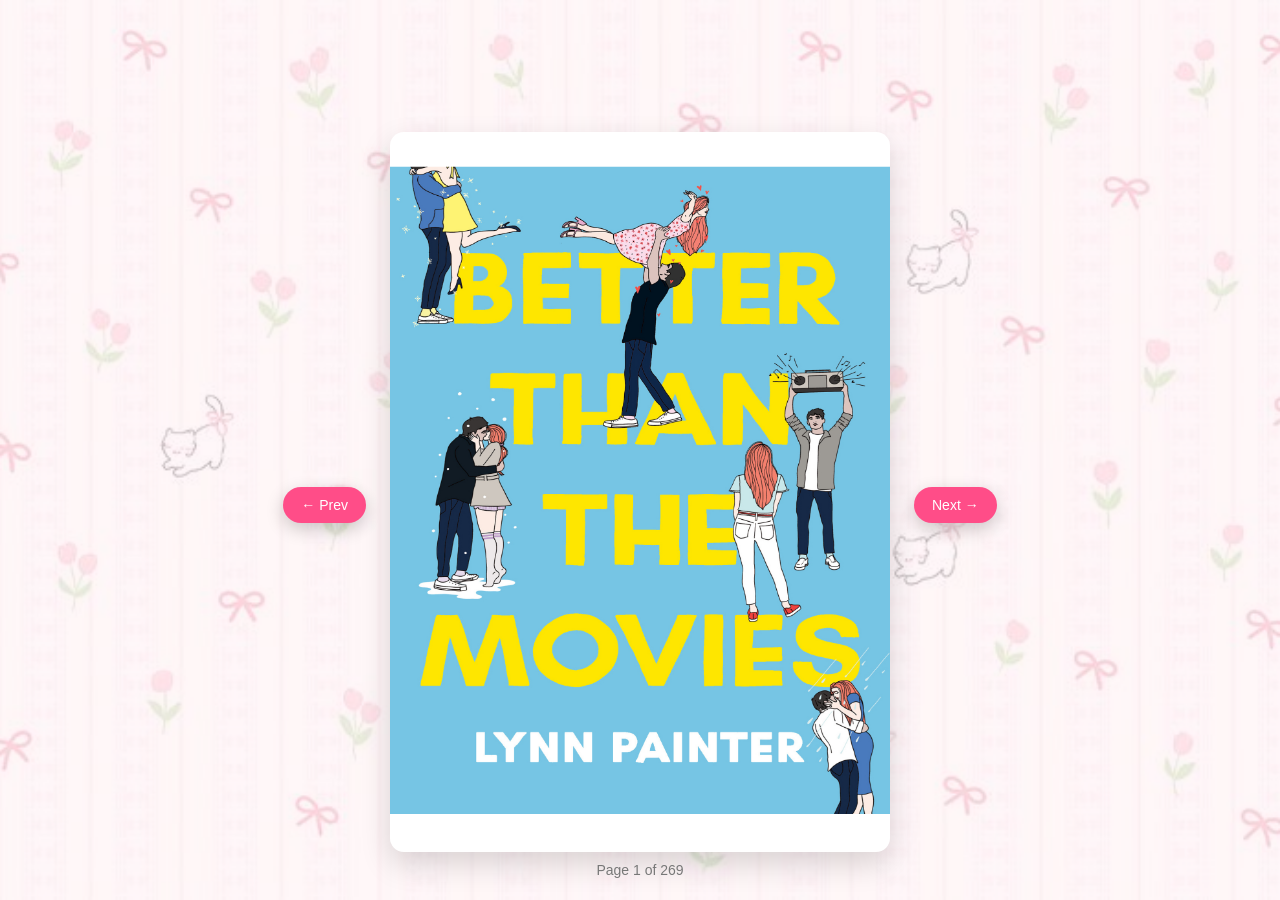
<file: book1.html>
<!DOCTYPE html>
<html lang="en">
<head>
<meta charset="UTF-8">
<title>Catlopedia 📖</title>

<style>
  /* ===== CUSTOM CURSOR ===== */
*,
*::before,
*::after {
  cursor: url("nail final.png") 32 32, auto !important;
}
* {
  margin: 0;
  padding: 0;
  box-sizing: border-box;
}

body {
  min-height: 100vh;
  font-family: sans-serif;
  background-image: url("bg.jpg");
  background-size: cover;
  background-position: center;
}

body::before {
  content: "";
  position: fixed;
  inset: 0;
  background: rgba(255, 240, 245, 0.55);
  pointer-events: none;
  z-index: -1;
}

/* ===== HEADER ===== */
.top-bar {
  width: 100%;
  padding: 14px 24px;
  display: flex;
  align-items: center;
  justify-content: center;
}

.logo {
  font-size: 22px;
  font-weight: bold;
  color: #ff4d88;
}

.spotify-player {
  border-radius: 12px;
  overflow: hidden;
}

/* ===== READER ===== */
.reader {
  display: flex;
  align-items: center;
  justify-content: center;
  gap: 24px;
  margin-top: 20px;
}

/* ===== BOOK WRAPPER ===== */
.book-wrapper {
  display: flex;
  flex-direction: column;
  align-items: center;
}

/* ===== BOOK ===== */
.book {
  width: 90vw;
  max-width: 500px;
  height: 80vh;
  background: white;
  border-radius: 14px;
  box-shadow: 0 12px 30px rgba(0,0,0,0.15);
  overflow: hidden;
  display: flex;
  align-items: center;
  justify-content: center;
}

.page img {
  width: 100%;
  height: 100%;
  object-fit: contain;
  transition: opacity 0.3s ease;
}

/* ===== PAGE NUMBER (OUTSIDE) ===== */
.page-number {
  margin-top: 10px;
  font-size: 14px;
  color: #777;
}

/* ===== NAV BUTTONS ===== */
.nav-btn {
  background: #ff4d88;
  color: white;
  border: none;
  padding: 10px 18px;
  border-radius: 999px;
  cursor: pointer;
  font-size: 14px;
  box-shadow: 0 6px 18px rgba(0,0,0,0.2);
}

.nav-btn:hover {
  opacity: 0.9;
}

/* ===== MOBILE ===== */
@media (max-width: 768px) {
  .book {
    height: 75vh;
  }

  .spotify-player iframe {
    width: 240px;
  }
}
</style>
</head>

<body>

<!-- HEADER -->
<header class="top-bar">
  <div class="spotify-player">
    <iframe
      src="https://open.spotify.com/embed/track/4LJJuomTp0BwuP9ZJKQxEV?theme=0"
      width="300"
      height="80"
      frameborder="0"
      allow="encrypted-media"
      loading="lazy">
    </iframe>
  </div>
</header>

<!-- READER -->
<div class="reader">

  <!-- PREV -->
  <button class="nav-btn" onclick="prevPage()">← Prev</button>

  <!-- BOOK + PAGE NUMBER -->
  <div class="book-wrapper">
    <div class="book">
      <div class="page">
        <img id="pageImage" src="book1/1.png" alt="Page">
      </div>
    </div>

    <div class="page-number" id="pageNumber">
      Page 1 of 269
    </div>
  </div>

  <!-- NEXT -->
  <button class="nav-btn" onclick="nextPage()">Next →</button>

</div>

<script>
let currentPage = 1;
const totalPages = 269;

const img = document.getElementById("pageImage");
const pageNumber = document.getElementById("pageNumber");

function updatePage() {
  img.style.opacity = 0;
  setTimeout(() => {
    img.src = `book1/${currentPage}.png`;
    pageNumber.textContent = `Page ${currentPage} of ${totalPages}`;
    img.style.opacity = 1;
  }, 150);
}

function nextPage() {
  if (currentPage < totalPages) {
    currentPage++;
    updatePage();
  }
}

function prevPage() {
  if (currentPage > 1) {
    currentPage--;
    updatePage();
  }
}
</script>

</body>
</html>
</file>
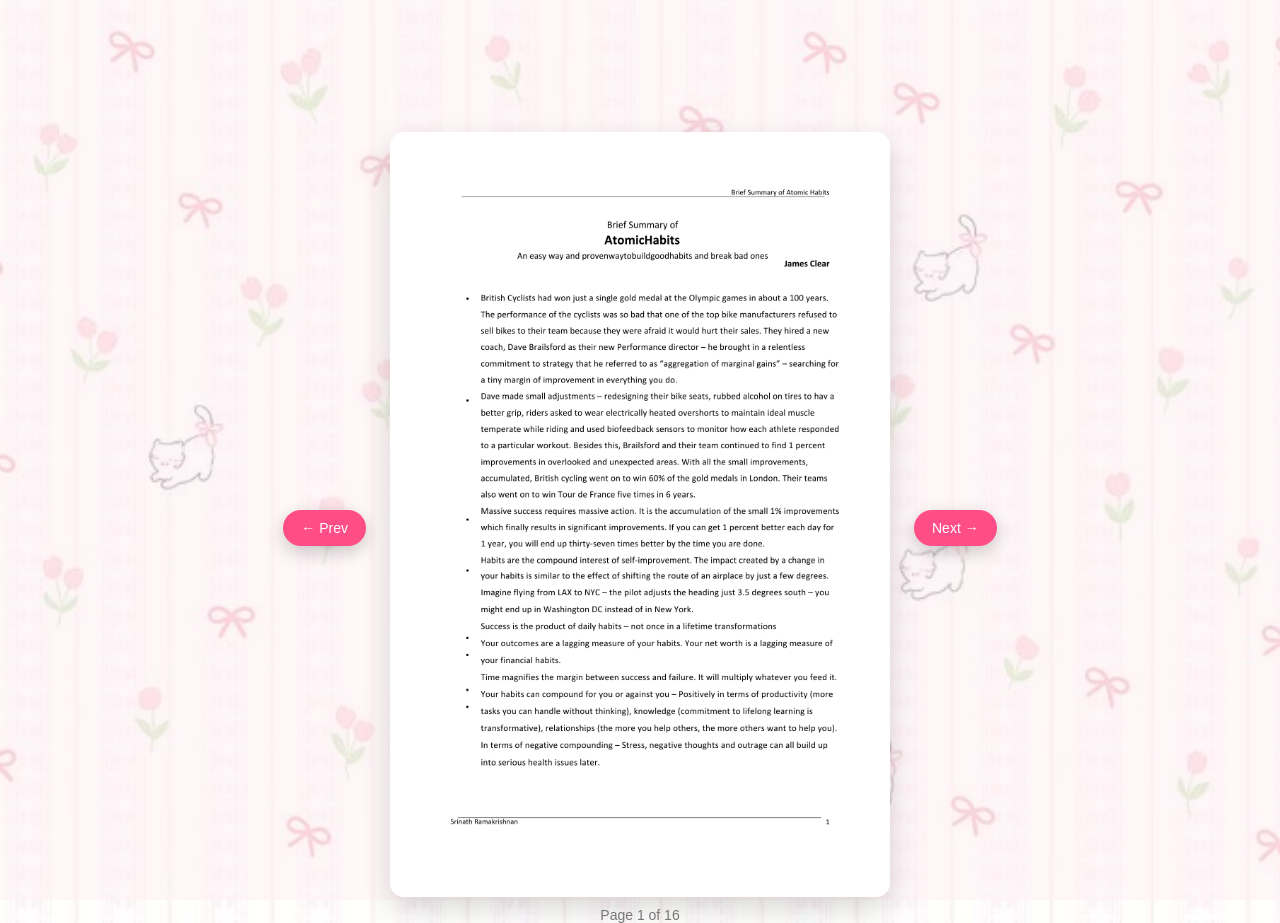
<file: book2.html>
<!DOCTYPE html>
<html lang="en">
<head>
<meta charset="UTF-8">
<title>Catlopedia 📖</title>

<style>
  /* ===== CUSTOM CURSOR ===== */
*,
*::before,
*::after {
  cursor: url("nail final.png") 32 32, auto !important;
}
* {
  margin: 0;
  padding: 0;
  box-sizing: border-box;
}

body {
  min-height: 100vh;
  font-family: sans-serif;
  background-image: url("bg.jpg");
  background-size: cover;
  background-position: center;
}

body::before {
  content: "";
  position: fixed;
  inset: 0;
  background: rgba(255, 240, 245, 0.55);
  pointer-events: none;
  z-index: -1;
}

/* ===== HEADER ===== */
.top-bar {
  width: 100%;
  padding: 14px 24px;
  display: flex;
  align-items: center;
  justify-content: center;
}

.logo {
  font-size: 22px;
  font-weight: bold;
  color: #ff4d88;
}

.spotify-player {
  border-radius: 12px;
  overflow: hidden;
}

/* ===== READER ===== */
.reader {
  display: flex;
  align-items: center;
  justify-content: center;
  gap: 24px;
  margin-top: 20px;
}

/* ===== BOOK WRAPPER ===== */
.book-wrapper {
  display: flex;
  flex-direction: column;
  align-items: center;
}

/* ===== BOOK ===== */
.book {
  width: 90vw;
  max-width: 500px;
  height: 85vh;
  background: white;
  border-radius: 14px;
  box-shadow: 0 12px 30px rgba(0,0,0,0.15);
  overflow: hidden;
  display: flex;
  align-items: center;
  justify-content: center;
}

.page img {
  width: 100%;
  height: 100%;
  object-fit: contain;
  transition: opacity 0.3s ease;
}

/* ===== PAGE NUMBER (OUTSIDE) ===== */
.page-number {
  margin-top: 10px;
  font-size: 14px;
  color: #777;
}

/* ===== NAV BUTTONS ===== */
.nav-btn {
  background: #ff4d88;
  color: white;
  border: none;
  padding: 10px 18px;
  border-radius: 999px;
  cursor: pointer;
  font-size: 14px;
  box-shadow: 0 6px 18px rgba(0,0,0,0.2);
}

.nav-btn:hover {
  opacity: 0.9;
}

/* ===== MOBILE ===== */
@media (max-width: 768px) {
  .book {
    height: 75vh;
  }

  .spotify-player iframe {
    width: 240px;
  }
}
</style>
</head>

<body>

<!-- HEADER -->
<header class="top-bar">
  <div class="spotify-player">
    <iframe
      src="https://open.spotify.com/embed/track/6a6EVcOcZVNBQUdXFguMMK?utm_source=generator&theme=0"
      width="300"
      height="80"
      frameborder="0"
      allow="encrypted-media"
      loading="lazy">
    </iframe>
  </div>
</header>

<!-- READER -->
<div class="reader">

  <!-- PREV -->
  <button class="nav-btn" onclick="prevPage()">← Prev</button>

  <!-- BOOK + PAGE NUMBER -->
  <div class="book-wrapper">
    <div class="book">
      <div class="page">
        <img id="pageImage" src="book2/1.png" alt="Page">
      </div>
    </div>

    <div class="page-number" id="pageNumber">
      Page 1 of 16
    </div>
  </div>

  <!-- NEXT -->
  <button class="nav-btn" onclick="nextPage()">Next →</button>

</div>

<script>
let currentPage = 1;
const totalPages = 16;

const img = document.getElementById("pageImage");
const pageNumber = document.getElementById("pageNumber");

function updatePage() {
  img.style.opacity = 0;
  setTimeout(() => {
    img.src = `book2/${currentPage}.png`;
    pageNumber.textContent = `Page ${currentPage} of ${totalPages}`;
    img.style.opacity = 1;
  }, 150);
}

function nextPage() {
  if (currentPage < totalPages) {
    currentPage++;
    updatePage();
  }
}

function prevPage() {
  if (currentPage > 1) {
    currentPage--;
    updatePage();
  }
}
</script>

</body>
</html>
</file>
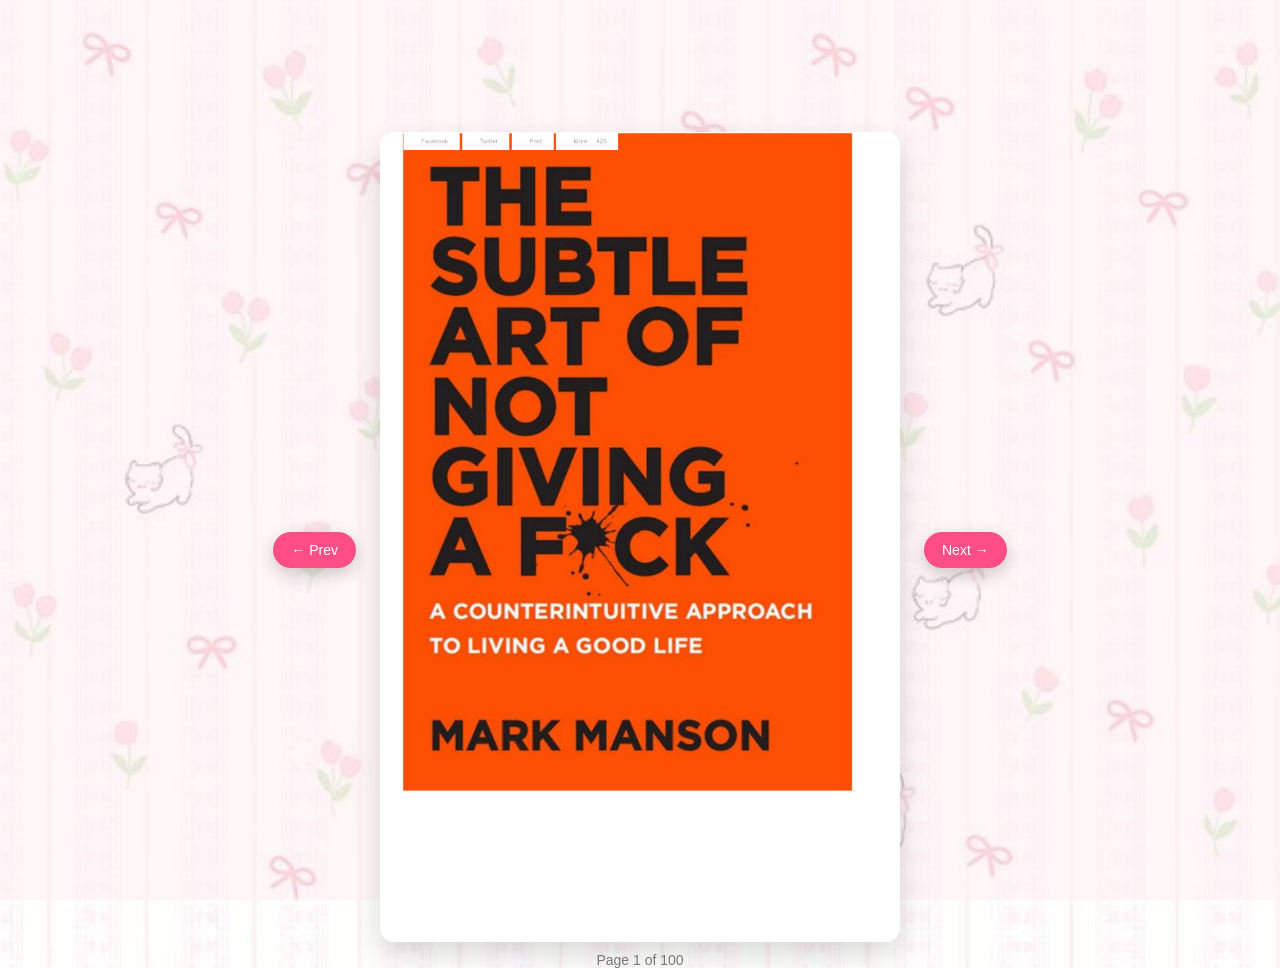
<file: book3.html>
<!DOCTYPE html>
<html lang="en">
<head>
<meta charset="UTF-8">
<title>Catlopedia 📖</title>

<style>
  /* ===== CUSTOM CURSOR ===== */
*,
*::before,
*::after {
  cursor: url("nail final.png") 32 32, auto !important;
}
* {
  margin: 0;
  padding: 0;
  box-sizing: border-box;
}

body {
  min-height: 100vh;
  font-family: sans-serif;
  background-image: url("bg.jpg");
  background-size: cover;
  background-position: center;
}

body::before {
  content: "";
  position: fixed;
  inset: 0;
  background: rgba(255, 240, 245, 0.55);
  pointer-events: none;
  z-index: -1;
}

/* ===== HEADER ===== */
.top-bar {
  width: 100%;
  padding: 14px 24px;
  display: flex;
  align-items: center;
  justify-content: center;
}

.logo {
  font-size: 22px;
  font-weight: bold;
  color: #ff4d88;
}

.spotify-player {
  border-radius: 12px;
  overflow: hidden;
}

/* ===== READER ===== */
.reader {
  display: flex;
  align-items: center;
  justify-content: center;
  gap: 24px;
  margin-top: 20px;
}

/* ===== BOOK WRAPPER ===== */
.book-wrapper {
  display: flex;
  flex-direction: column;
  align-items: center;
}

/* ===== BOOK ===== */
.book {
  width: 90vw;
  max-width: 520px;
  height: 90vh;
  background: white;
  border-radius: 14px;
  box-shadow: 0 12px 30px rgba(0,0,0,0.15);
  overflow: hidden;
  display: flex;
  align-items: flex-start;
  justify-content: center;
}

.page img {
  width: 98%;
  height: 100%;
  object-fit: contain;
  transition: opacity 0.3s ease;
}

/* ===== PAGE NUMBER (OUTSIDE) ===== */
.page-number {
  margin-top: 10px;
  font-size: 14px;
  color: #777;
}

/* ===== NAV BUTTONS ===== */
.nav-btn {
  background: #ff4d88;
  color: white;
  border: none;
  padding: 10px 18px;
  border-radius: 999px;
  cursor: pointer;
  font-size: 14px;
  box-shadow: 0 6px 18px rgba(0,0,0,0.2);
}

.nav-btn:hover {
  opacity: 0.9;
}

/* ===== MOBILE ===== */
@media (max-width: 768px) {
  .book {
    height: 75vh;
  }

  .spotify-player iframe {
    width: 240px;
  }
}
</style>
</head>

<body>

<!-- HEADER -->
<header class="top-bar">
  <div class="spotify-player">
    <iframe
      src="https://open.spotify.com/embed/track/6a6EVcOcZVNBQUdXFguMMK?utm_source=generator&theme=0"
      width="300"
      height="80"
      frameborder="0"
      allow="encrypted-media"
      loading="lazy">
    </iframe>
  </div>
</header>

<!-- READER -->
<div class="reader">

  <!-- PREV -->
  <button class="nav-btn" onclick="prevPage()">← Prev</button>

  <!-- BOOK + PAGE NUMBER -->
  <div class="book-wrapper">
    <div class="book">
      <div class="page">
        <img id="pageImage" src="book3/1.png" alt="Page">
      </div>
    </div>

    <div class="page-number" id="pageNumber">
      Page 1 of 100
    </div>
  </div>

  <!-- NEXT -->
  <button class="nav-btn" onclick="nextPage()">Next →</button>

</div>

<script>
let currentPage = 1;
const totalPages = 100;

const img = document.getElementById("pageImage");
const pageNumber = document.getElementById("pageNumber");

function updatePage() {
  img.style.opacity = 0;
  setTimeout(() => {
    img.src = `book3/${currentPage}.png`;
    pageNumber.textContent = `Page ${currentPage} of ${totalPages}`;
    img.style.opacity = 1;
  }, 150);
}

function nextPage() {
  if (currentPage < totalPages) {
    currentPage++;
    updatePage();
  }
}

function prevPage() {
  if (currentPage > 1) {
    currentPage--;
    updatePage();
  }
}
</script>

</body>
</html>
</file>
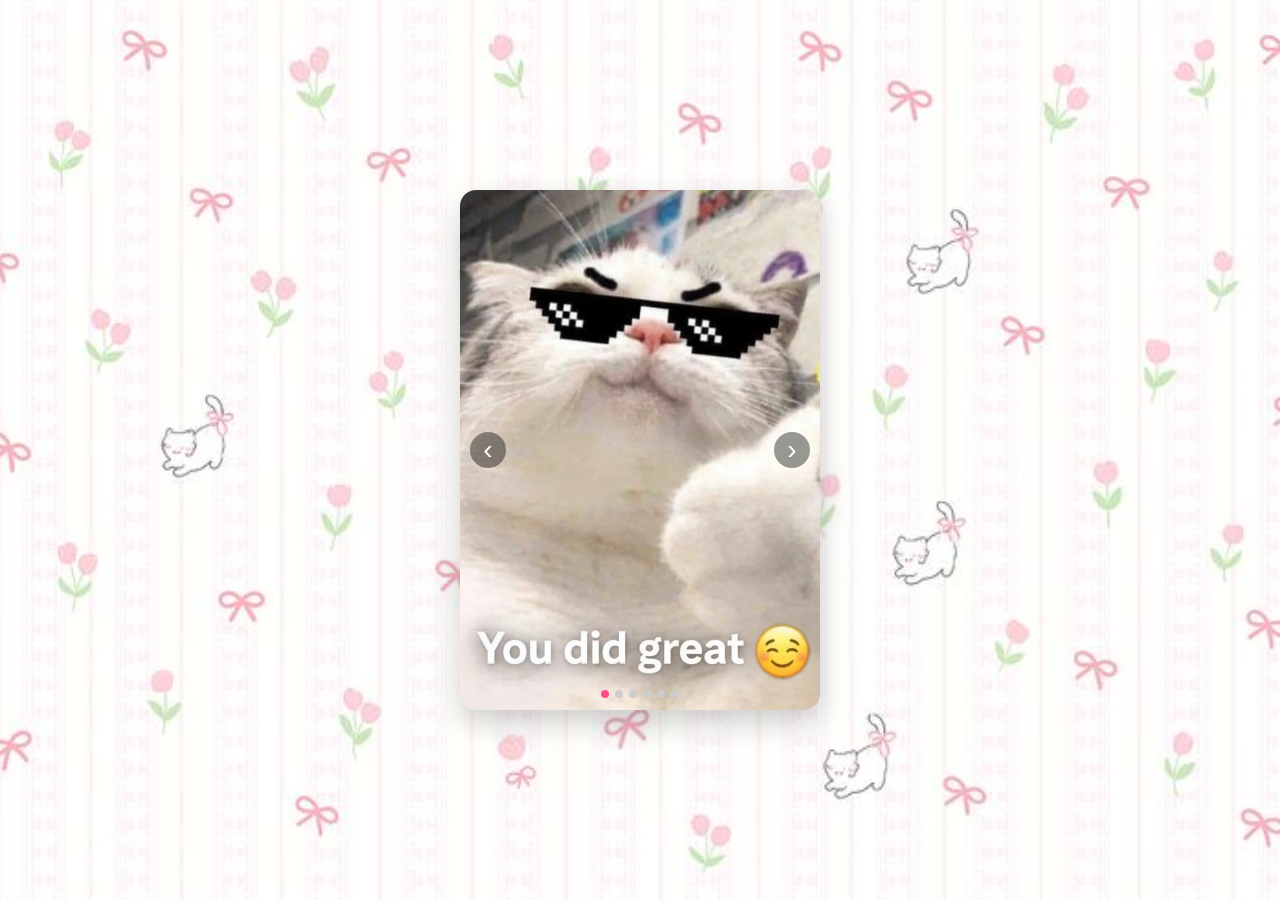
<file: valentine.html>
<!DOCTYPE html>
<html lang="en">
<head>
<meta charset="UTF-8">
<title>Memories 💗</title>

<style>
  body {
    margin: 0;
    height: 100vh;
    background: #fff0f5;
    display: flex;
    justify-content: center;
    align-items: center;
    font-family: sans-serif;
     background-image: url("bg.jpg");
  background-size: cover;
  background-position: center;
  }

  .slider {
    width: 360px;
    height: 520px;
    background: white;
    border-radius: 16px;
    overflow: hidden;
    position: relative;
    box-shadow: 0 12px 30px rgba(0,0,0,0.2);
  }

  .slides {
    display: flex;
    height: 100%;
    transition: transform 0.4s ease;
  }

  .slide {
    min-width: 100%;
    height: 100%;
    position: relative;
  }

  .slide img {
    width: 100%;
    height: 100%;
    object-fit: cover;
  }

  /* ARROWS */
  .nav {
    position: absolute;
    top: 50%;
    transform: translateY(-50%);
    font-size: 28px;
    background: rgba(0,0,0,0.4);
    color: white;
    width: 36px;
    height: 36px;
    border-radius: 50%;
    display: flex;
    align-items: center;
    justify-content: center;
    cursor: pointer;
    user-select: none;
    z-index: 10;
  }

  .prev { left: 10px; }
  .next { right: 10px; }

  /* DOTS */
  .dots {
    position: absolute;
    bottom: 12px;
    width: 100%;
    display: flex;
    justify-content: center;
    gap: 6px;
    z-index: 10;
  }

  .dot {
    width: 8px;
    height: 8px;
    background: #ccc;
    border-radius: 50%;
  }

  .dot.active {
    background: #ff4d88;
  }

  /* LAST SLIDE BUTTON */
  .last-btn {
    position: absolute;
    bottom: 70px;
    left: 50%;
    transform: translateX(-50%);
    background: #ff4d88;
    color: white;
    border: none;
    padding: 12px 20px;
    border-radius: 24px;
    font-size: 14px;
    cursor: pointer;
    box-shadow: 0 8px 20px rgba(0,0,0,0.25);
    display: none;
    z-index: 20;
  }

  .last-btn:hover {
    opacity: 0.9;
  }
</style>
</head>

<body>

<div class="slider">
  <div class="slides" id="slides">
    <div class="slide"><img src="catt0.png"></div>
    <div class="slide"><img src="suno.png"></div>
    <div class="slide"><img src="catt1.png"></div>
    <div class="slide"><img src="catt3.jpg"></div>
    <div class="slide"><img src="catt4.jpg"></div>

    <!-- LAST SLIDE -->
    <div class="slide">
      <img src="catt5.jpg">
      <button class="last-btn" id="lastBtn" onclick="goNext()">
        Click when you’re ready 💗
      </button>
    </div>
  </div>

  <div class="nav prev" onclick="prev()">‹</div>
  <div class="nav next" onclick="next()">›</div>

  <div class="dots" id="dots"></div>
</div>

<script>
let index = 0;
const slides = document.getElementById("slides");
const total = slides.children.length;
const dots = document.getElementById("dots");
const lastBtn = document.getElementById("lastBtn");

/* CREATE DOTS */
for (let i = 0; i < total; i++) {
  const d = document.createElement("div");
  d.className = "dot" + (i === 0 ? " active" : "");
  dots.appendChild(d);
}

function update() {
  slides.style.transform = `translateX(-${index * 100}%)`;

  [...dots.children].forEach((d, i) =>
    d.classList.toggle("active", i === index)
  );

  // Show button ONLY on last slide
  if (index === total - 1) {
    lastBtn.style.display = "block";
  } else {
    lastBtn.style.display = "none";
  }
}

function next() {
  if (index < total - 1) {
    index++;
    update();
  }
}

function prev() {
  if (index > 0) {
    index--;
    update();
  }
}

function goNext() {
  window.location.href = "will-u-be-my/index.html";
}
</script>

</body>
</html>
</file>
